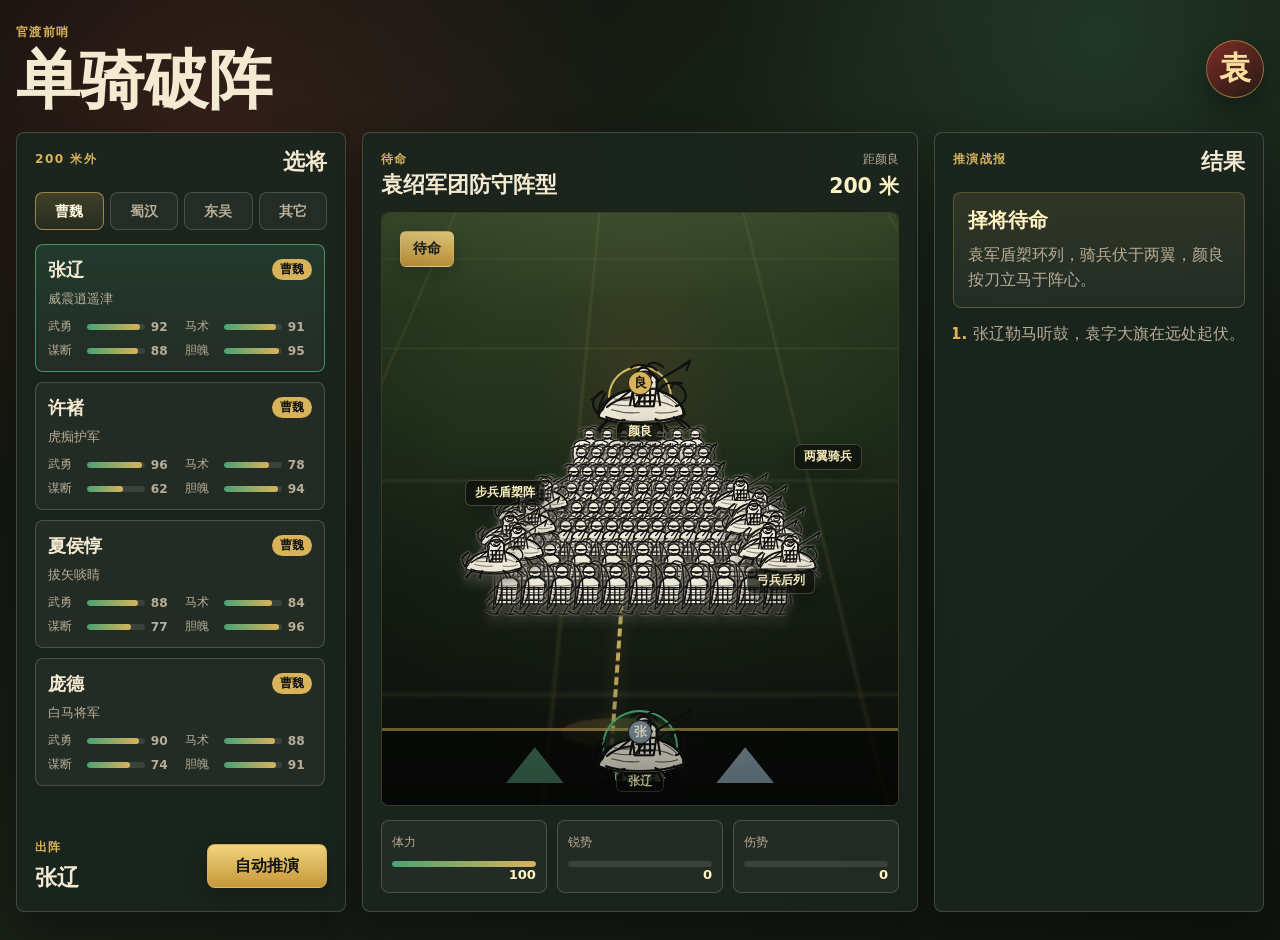
<file: index.html>
<!doctype html>
<html lang="zh-CN">
  <head>
    <meta charset="utf-8" />
    <meta name="viewport" content="width=device-width, initial-scale=1" />
    <title>单骑破阵</title>
    <link rel="stylesheet" href="./style.css" />
  </head>
  <body>
    <main class="app-shell">
      <header class="top-bar">
        <div>
          <p class="eyebrow">官渡前哨</p>
          <h1>单骑破阵</h1>
        </div>
        <div class="seal" aria-label="袁军防阵">袁</div>
      </header>

      <div class="game-layout">
        <section class="panel roster-panel" aria-labelledby="choose-title">
          <div class="panel-heading">
            <p class="eyebrow">200 米外</p>
            <h2 id="choose-title">选将</h2>
          </div>

          <div class="faction-tabs" id="factionTabs" role="tablist" aria-label="阵营"></div>
          <div class="roster-grid" id="rosterGrid"></div>

          <div class="chosen-box">
            <div>
              <span class="small-label">出阵</span>
              <strong id="chosenName">张辽</strong>
            </div>
            <button class="primary-action" id="runButton" type="button">自动推演</button>
          </div>
        </section>

        <section class="battle-panel" aria-labelledby="battle-title">
          <div class="battle-status">
            <div>
              <p class="eyebrow" id="phaseLabel">待命</p>
              <h2 id="battle-title">袁绍军团防守阵型</h2>
            </div>
            <div class="distance-readout">
              <span>距颜良</span>
              <strong id="distanceValue">200 米</strong>
            </div>
          </div>

          <div class="canvas-shell">
            <canvas id="battlefield" aria-label="战场推演画面"></canvas>
            <div class="battle-scene" id="battleScene" aria-hidden="true">
              <div class="field-grid"></div>
              <div class="charge-route"></div>
              <div class="army-label label-infantry">步兵盾槊阵</div>
              <div class="army-label label-archers">弓兵后列</div>
              <div class="army-label label-cavalry">两翼骑兵</div>
              <div class="unit-layer" id="unitLayer"></div>
              <div class="yanliang-unit">
                <span class="target-ring"></span>
                <span class="horse-shape yan-horse"></span>
                <span class="rider-shape yan-rider">良</span>
                <span class="unit-name">颜良</span>
              </div>
              <div class="player-unit" id="playerUnit">
                <span class="player-aura"></span>
                <span class="horse-shape player-horse"></span>
                <span class="rider-shape player-rider" id="playerSigil">张</span>
                <span class="unit-name" id="playerNameTag">张辽</span>
              </div>
              <div class="camp-line">
                <span class="tent tent-a"></span>
                <span class="tent tent-b"></span>
                <span class="camp-name">己方营寨</span>
              </div>
              <div class="phase-flash" id="phaseFlash">待命</div>
            </div>
          </div>

          <div class="meter-strip">
            <div class="meter-cell">
              <span>体力</span>
              <div class="meter"><i id="staminaMeter"></i></div>
              <strong id="staminaValue">100</strong>
            </div>
            <div class="meter-cell">
              <span>锐势</span>
              <div class="meter"><i id="momentumMeter"></i></div>
              <strong id="momentumValue">0</strong>
            </div>
            <div class="meter-cell">
              <span>伤势</span>
              <div class="meter danger"><i id="woundMeter"></i></div>
              <strong id="woundValue">0</strong>
            </div>
          </div>
        </section>

        <section class="panel report-panel" aria-labelledby="report-title">
          <div class="panel-heading">
            <p class="eyebrow">推演战报</p>
            <h2 id="report-title">结果</h2>
          </div>

          <div class="result-card" id="resultCard">
            <strong>择将待命</strong>
            <p>袁军盾槊环列，骑兵伏于两翼，颜良按刀立马于阵心。</p>
          </div>

          <ol class="log-list" id="logList">
            <li>张辽勒马听鼓，袁字大旗在远处起伏。</li>
          </ol>
        </section>
      </div>
    </main>

    <script src="./app.js"></script>
  </body>
</html>
</file>
<file: style.css>
:root {
  color-scheme: dark;
  --ink: #10130f;
  --field: #141d14;
  --panel: #1b251f;
  --panel-strong: #223226;
  --line: rgba(240, 224, 190, 0.2);
  --text: #f4ead2;
  --muted: #b8ad96;
  --dim: #817967;
  --gold: #d8b35a;
  --red: #a63d37;
  --jade: #4aa274;
  --steel: #7f94a0;
  --shadow: rgba(0, 0, 0, 0.32);
}

* {
  box-sizing: border-box;
}

body {
  min-height: 100vh;
  margin: 0;
  font-family:
    "Noto Serif SC", "Songti SC", "STSong", "Microsoft YaHei", system-ui,
    sans-serif;
  color: var(--text);
  background:
    radial-gradient(circle at 16% 14%, rgba(166, 61, 55, 0.24), transparent 26rem),
    radial-gradient(circle at 86% 4%, rgba(74, 162, 116, 0.18), transparent 24rem),
    linear-gradient(135deg, #0d100c, #182016 42%, #10130f);
}

button,
input {
  font: inherit;
}

button {
  cursor: pointer;
}

.app-shell {
  width: min(1500px, calc(100vw - 32px));
  margin: 0 auto;
  padding: 24px 0 28px;
}

.top-bar {
  display: flex;
  align-items: center;
  justify-content: space-between;
  gap: 16px;
  min-height: 72px;
  margin-bottom: 18px;
}

.top-bar h1,
.panel-heading h2,
.battle-status h2 {
  margin: 0;
  font-weight: 800;
  line-height: 1.05;
  letter-spacing: 0;
}

.top-bar h1 {
  font-size: clamp(2rem, 5vw, 4.1rem);
}

.eyebrow,
.small-label {
  display: block;
  margin: 0 0 6px;
  color: var(--gold);
  font-size: 0.76rem;
  font-weight: 800;
  letter-spacing: 0.12em;
  text-transform: uppercase;
}

.seal {
  display: grid;
  place-items: center;
  width: 58px;
  height: 58px;
  border: 1px solid rgba(216, 179, 90, 0.52);
  border-radius: 50%;
  color: #f9df9f;
  background: linear-gradient(145deg, #7e2c27, #241a14);
  box-shadow: 0 12px 24px var(--shadow);
  font-size: 2rem;
  font-weight: 900;
}

.game-layout {
  display: grid;
  grid-template-columns: minmax(260px, 330px) minmax(520px, 1fr) minmax(270px, 330px);
  gap: 16px;
  align-items: stretch;
}

.panel,
.battle-panel {
  border: 1px solid var(--line);
  border-radius: 8px;
  background: rgba(27, 37, 31, 0.92);
  box-shadow: 0 18px 42px var(--shadow);
}

.panel {
  display: flex;
  flex-direction: column;
  min-height: 720px;
  padding: 18px;
}

.battle-panel {
  display: flex;
  flex-direction: column;
  min-height: 780px;
  overflow: hidden;
}

.panel-heading,
.battle-status {
  display: flex;
  align-items: start;
  justify-content: space-between;
  gap: 16px;
}

.panel-heading h2,
.battle-status h2 {
  font-size: 1.35rem;
}

.faction-tabs {
  display: grid;
  grid-template-columns: repeat(4, minmax(0, 1fr));
  gap: 6px;
  margin: 18px 0 14px;
}

.faction-tabs button,
.general-card,
.primary-action {
  border: 1px solid var(--line);
  border-radius: 8px;
  color: var(--text);
  background: rgba(255, 255, 255, 0.04);
}

.faction-tabs button {
  min-height: 38px;
  padding: 8px 6px;
  color: var(--muted);
  font-size: 0.9rem;
  font-weight: 800;
}

.faction-tabs button[aria-selected="true"] {
  color: #fff7df;
  border-color: rgba(216, 179, 90, 0.65);
  background: linear-gradient(180deg, rgba(216, 179, 90, 0.2), rgba(216, 179, 90, 0.06));
}

.roster-grid {
  display: grid;
  gap: 10px;
  align-content: start;
  overflow-y: auto;
  padding-right: 2px;
}

.general-card {
  width: 100%;
  min-height: 126px;
  padding: 12px;
  text-align: left;
  transition:
    transform 160ms ease,
    border-color 160ms ease,
    background 160ms ease;
}

.general-card:hover,
.general-card:focus-visible {
  transform: translateY(-1px);
  border-color: rgba(216, 179, 90, 0.58);
  outline: none;
}

.general-card.is-selected {
  border-color: rgba(74, 162, 116, 0.86);
  background: linear-gradient(180deg, rgba(74, 162, 116, 0.18), rgba(255, 255, 255, 0.04));
}

.general-topline {
  display: flex;
  align-items: center;
  justify-content: space-between;
  gap: 10px;
  margin-bottom: 8px;
}

.general-name {
  font-size: 1.14rem;
  font-weight: 900;
}

.badge {
  flex: 0 0 auto;
  border-radius: 999px;
  padding: 3px 8px;
  color: #10130f;
  background: var(--gold);
  font-size: 0.72rem;
  font-weight: 900;
}

.general-title {
  min-height: 18px;
  margin: 0 0 10px;
  color: var(--muted);
  font-size: 0.82rem;
}

.stat-grid {
  display: grid;
  grid-template-columns: 1fr 1fr;
  gap: 7px 10px;
}

.stat-row {
  display: grid;
  grid-template-columns: 2.7em 1fr 2em;
  gap: 6px;
  align-items: center;
  color: var(--muted);
  font-size: 0.76rem;
}

.stat-bar,
.meter {
  height: 6px;
  overflow: hidden;
  border-radius: 999px;
  background: rgba(255, 255, 255, 0.1);
}

.stat-bar i,
.meter i {
  display: block;
  width: 0%;
  height: 100%;
  border-radius: inherit;
  background: linear-gradient(90deg, var(--jade), var(--gold));
}

.chosen-box {
  display: flex;
  align-items: center;
  justify-content: space-between;
  gap: 12px;
  margin-top: auto;
  padding-top: 16px;
}

.chosen-box strong {
  display: block;
  max-width: 9em;
  overflow: hidden;
  font-size: 1.4rem;
  text-overflow: ellipsis;
  white-space: nowrap;
}

.primary-action {
  min-width: 120px;
  min-height: 44px;
  padding: 10px 14px;
  border-color: rgba(216, 179, 90, 0.74);
  color: #10130f;
  background: linear-gradient(180deg, #f1d47d, #c59738);
  box-shadow: 0 10px 22px rgba(0, 0, 0, 0.24);
  font-weight: 900;
}

.primary-action:disabled {
  cursor: wait;
  filter: grayscale(0.55) brightness(0.8);
}

.battle-status {
  padding: 18px 18px 12px;
}

.distance-readout {
  min-width: 92px;
  text-align: right;
}

.distance-readout span {
  display: block;
  margin-bottom: 4px;
  color: var(--muted);
  font-size: 0.78rem;
}

.distance-readout strong {
  font-size: 1.28rem;
  color: #fff2c3;
}

.canvas-shell {
  position: relative;
  flex: 1;
  min-height: 560px;
  margin: 0 18px 14px;
  overflow: hidden;
  border: 1px solid rgba(216, 179, 90, 0.22);
  border-radius: 8px;
  background: #11180f;
}

.canvas-shell::after {
  position: absolute;
  inset: 0;
  z-index: 4;
  pointer-events: none;
  content: "";
  background:
    linear-gradient(180deg, rgba(255, 241, 187, 0.06), transparent 16%, transparent 78%, rgba(0, 0, 0, 0.22)),
    radial-gradient(circle at 50% 38%, transparent 0 42%, rgba(0, 0, 0, 0.18) 78%);
}

#battlefield {
  position: absolute;
  inset: 0;
  z-index: 1;
  display: block;
  width: 100%;
  height: 100%;
  opacity: 0.5;
}

.battle-scene {
  position: absolute;
  inset: 0;
  z-index: 2;
  overflow: hidden;
  background:
    radial-gradient(ellipse at 50% 27%, rgba(124, 64, 44, 0.2), transparent 28%),
    linear-gradient(180deg, rgba(59, 84, 45, 0.76), rgba(26, 37, 23, 0.86) 55%, rgba(16, 19, 15, 0.96));
  --player-x: 50%;
  --player-y: 90%;
}

.field-grid {
  position: absolute;
  inset: 0;
  opacity: 0.22;
  background:
    repeating-linear-gradient(90deg, transparent 0 72px, rgba(239, 205, 115, 0.42) 73px 74px, transparent 75px 144px),
    repeating-linear-gradient(0deg, transparent 0 58px, rgba(239, 205, 115, 0.35) 59px 60px, transparent 61px 116px);
  transform: perspective(680px) rotateX(58deg) translateY(-18%);
  transform-origin: 50% 0;
}

.charge-route {
  position: absolute;
  left: 50%;
  top: 31%;
  width: 7%;
  height: 59%;
  border-left: 4px dashed rgba(246, 213, 118, 0.78);
  filter: drop-shadow(0 0 8px rgba(246, 213, 118, 0.36));
  transform: translateX(-50%) skewX(-4deg);
}

.charge-route::before {
  position: absolute;
  left: -54px;
  bottom: 0;
  width: 110px;
  height: 28px;
  border-radius: 50%;
  background: rgba(216, 179, 90, 0.18);
  content: "";
}

.unit-layer,
.yanliang-unit,
.player-unit,
.camp-line,
.army-label,
.phase-flash {
  position: absolute;
}

.army-label,
.phase-flash,
.unit-name {
  border: 1px solid rgba(244, 234, 210, 0.22);
  border-radius: 6px;
  color: #fff2c3;
  background: rgba(13, 16, 11, 0.72);
  box-shadow: 0 8px 20px rgba(0, 0, 0, 0.24);
  font-family: system-ui, sans-serif;
  font-weight: 900;
}

.army-label {
  z-index: 8;
  padding: 4px 9px;
  font-size: 0.74rem;
}

.label-infantry {
  left: 16%;
  top: 45%;
}

.label-archers {
  right: 16%;
  top: 60%;
}

.label-cavalry {
  right: 7%;
  top: 39%;
}

.unit-layer {
  inset: 0;
  z-index: 5;
}

.soldier,
.cavalry {
  position: absolute;
  width: calc(42px * var(--s, 1));
  height: calc(56px * var(--s, 1));
  color: #161616;
  --knock-current-x: 0px;
  --knock-current-y: 0px;
  --knock-current-rot: 0deg;
  --unit-squash-x: 1;
  --unit-squash-y: 1;
  opacity: 1;
  transform:
    translate(-50%, -50%)
    translate(var(--knock-current-x), var(--knock-current-y))
    rotate(var(--knock-current-rot))
    scale(var(--unit-squash-x), var(--unit-squash-y));
  transition:
    opacity 240ms ease,
    transform 180ms cubic-bezier(0.16, 0.82, 0.24, 1.08),
    filter 220ms ease;
  filter:
    drop-shadow(0 8px 5px rgba(0, 0, 0, 0.35))
    drop-shadow(0 0 1px rgba(255, 246, 221, 0.75));
}

.soldier.is-hit,
.cavalry.is-hit {
  filter:
    brightness(1.22)
    drop-shadow(0 0 10px rgba(246, 213, 118, 0.66))
    drop-shadow(0 8px 5px rgba(0, 0, 0, 0.36));
}

.soldier.is-hit .unit-figure,
.cavalry.is-hit .unit-figure {
  animation: unitFigureRecoil 260ms infinite alternate;
}

.soldier.is-bracing,
.cavalry.is-bracing {
  filter:
    brightness(1.12)
    drop-shadow(0 0 7px rgba(246, 213, 118, 0.32))
    drop-shadow(0 8px 5px rgba(0, 0, 0, 0.36));
}

.soldier.is-bracing .unit-figure {
  animation: unitBrace 240ms infinite alternate;
}

.soldier.is-avoiding,
.cavalry.is-avoiding {
  opacity: 0.9;
  transition-duration: 180ms;
}

.soldier.is-avoiding .unit-figure,
.cavalry.is-avoiding .unit-figure {
  animation: unitSidestep 360ms infinite alternate;
}

.soldier.is-knocked,
.cavalry.is-knocked {
  opacity: 0.82;
}

.soldier.is-retreating,
.cavalry.is-retreating {
  opacity: 0.58;
  transition-duration: 420ms;
}

.soldier.is-pursuing,
.cavalry.is-pursuing {
  opacity: 0.96;
  filter:
    brightness(1.12)
    drop-shadow(0 0 8px rgba(196, 61, 42, 0.34))
    drop-shadow(0 8px 5px rgba(0, 0, 0, 0.34));
}

.soldier.is-pursuing .unit-figure,
.cavalry.is-pursuing .unit-figure {
  animation: unitPursuit 300ms infinite alternate;
}

.soldier.is-routed,
.cavalry.is-routed {
  opacity: 0.48;
  filter:
    grayscale(0.65)
    drop-shadow(0 5px 4px rgba(0, 0, 0, 0.28));
}

.soldier.is-knocked::after,
.cavalry.is-knocked::after {
  position: absolute;
  left: 50%;
  top: 88%;
  z-index: -1;
  width: 44px;
  height: 12px;
  border-radius: 50%;
  background: rgba(216, 179, 90, 0.22);
  content: "";
  transform: translateX(-50%) rotate(var(--knock-current-rot));
}

.soldier.spear {
  color: #121212;
}

.soldier.shield {
  color: #111;
}

.soldier.archer {
  color: #151515;
}

.unit-figure {
  display: block;
  width: 100%;
  height: 100%;
  overflow: visible;
  fill: none;
  stroke: currentColor;
  stroke-linecap: round;
  stroke-linejoin: round;
  stroke-width: 2.25;
}

.unit-figure .paper-fill {
  fill: rgba(247, 241, 224, 0.94);
  stroke: currentColor;
  stroke-width: 2.2;
}

.unit-figure .shield-fill {
  fill: rgba(250, 245, 232, 0.98);
}

.unit-figure .hatch {
  opacity: 0.64;
  stroke-width: 1.2;
}

.unit-figure .ink-fill {
  fill: rgba(247, 241, 224, 0.86);
  stroke: none;
}

.soldier.archer .ink-fill {
  fill: rgba(247, 241, 224, 0.86);
}

.unit-figure circle,
.unit-figure path:not(.ink-fill) {
  filter: drop-shadow(0 0.4px 0 rgba(0, 0, 0, 0.25));
}

.cavalry {
  width: calc(74px * var(--s, 1));
  height: calc(52px * var(--s, 1));
  color: #111;
}

.horse-shape {
  position: absolute;
  left: 50%;
  top: 52%;
  width: 76%;
  height: 44%;
  border: 2px solid rgba(15, 11, 8, 0.78);
  border-radius: 50% 46% 45% 50%;
  background: #4d3527;
  content: "";
  transform: translate(-50%, -50%);
}

.cavalry-figure {
  stroke-width: 2.2;
}

.cavalry-figure .ink-fill {
  fill: rgba(247, 241, 224, 0.86);
}

.yanliang-unit {
  left: 50%;
  top: 31%;
  z-index: 9;
  width: 72px;
  height: 70px;
  transform: translate(-50%, -50%);
  transition:
    opacity 260ms ease,
    transform 280ms cubic-bezier(0.18, 0.74, 0.22, 1.12),
    filter 220ms ease;
}

.yanliang-unit.is-hit {
  filter: drop-shadow(0 0 16px rgba(246, 213, 118, 0.75));
  animation: commanderRecoil 220ms infinite alternate;
}

.yanliang-unit.is-knocked {
  opacity: 0.62;
  transform: translate(-50%, -50%) translate(20px, 18px) rotate(18deg);
}

.yanliang-unit .hero-figure,
.player-unit .hero-figure {
  position: absolute;
  left: 50%;
  top: 50%;
  z-index: 2;
  width: 108px;
  height: 76px;
  color: #111;
  transform: translate(-50%, -50%);
}

.player-unit .hero-figure {
  color: #111;
}

.target-ring,
.player-aura {
  position: absolute;
  inset: 4px;
  border: 2px solid rgba(246, 213, 118, 0.82);
  border-radius: 50%;
  animation: ringPulse 1.4s infinite ease-in-out;
}

.yan-horse {
  background: #3b281f;
}

.yanliang-unit .horse-shape,
.player-unit .horse-shape {
  display: none;
}

.rider-shape {
  position: absolute;
  z-index: 4;
  left: 50%;
  top: 30%;
  display: grid;
  place-items: center;
  width: 24px;
  height: 24px;
  border: 1px solid rgba(15, 11, 8, 0.8);
  border-radius: 50%;
  color: #16120b;
  background: #d8b35a;
  font-size: 0.84rem;
  font-weight: 900;
  transform: translate(-50%, -50%);
}

.unit-name {
  position: absolute;
  left: 50%;
  bottom: -10px;
  z-index: 5;
  min-width: 48px;
  padding: 2px 6px;
  text-align: center;
  font-size: 0.72rem;
  transform: translateX(-50%);
}

.player-unit {
  left: var(--player-x);
  top: var(--player-y);
  z-index: 10;
  width: 76px;
  height: 72px;
  transform:
    translate(-50%, -50%)
    rotate(var(--player-lean, 0deg))
    scaleY(var(--player-stretch, 1));
  transition:
    left 120ms linear,
    top 120ms linear,
    transform 120ms linear;
}

.player-aura {
  inset: 0;
  border-color: rgba(83, 204, 132, 0.85);
  background: rgba(83, 204, 132, 0.1);
}

.player-horse {
  background: #171513;
}

.player-rider {
  color: #fff8df;
  background: var(--jade);
}

.camp-line {
  inset: auto 0 0;
  z-index: 6;
  height: 13%;
  border-top: 3px solid rgba(216, 179, 90, 0.66);
  background: rgba(8, 10, 7, 0.72);
}

.tent {
  position: absolute;
  bottom: 22px;
  width: 58px;
  height: 36px;
  background: #3f6f55;
  clip-path: polygon(50% 0, 100% 100%, 0 100%);
}

.tent-a {
  left: 24%;
}

.tent-b {
  right: 24%;
  background: #7f94a0;
}

.camp-name {
  position: absolute;
  left: 50%;
  bottom: 20px;
  color: rgba(244, 234, 210, 0.86);
  font-size: 0.84rem;
  font-weight: 900;
  transform: translateX(-50%);
}

.phase-flash {
  left: 18px;
  top: 18px;
  z-index: 9;
  padding: 8px 12px;
  color: #10130f;
  background: linear-gradient(180deg, #f1d47d, #c59738);
  font-size: 0.86rem;
}

.battle-scene.phase-arrows .soldier.archer {
  animation: unitPulse 0.5s infinite alternate;
}

.battle-scene.phase-spears .soldier.spear,
.battle-scene.phase-duel .yanliang-unit,
.battle-scene.phase-cavalry .cavalry {
  animation: unitPulse 0.42s infinite alternate;
}

.battle-scene.phase-return .player-unit {
  filter: drop-shadow(0 0 14px rgba(216, 179, 90, 0.68));
}

.battle-scene.phase-arrows::before,
.battle-scene.phase-spears::before,
.battle-scene.phase-cavalry::before,
.battle-scene.phase-duel::before,
.battle-scene.phase-return::before {
  position: absolute;
  z-index: 7;
  width: 120px;
  height: 48px;
  border: 2px solid rgba(246, 213, 118, 0.55);
  border-radius: 50%;
  pointer-events: none;
  content: "";
  animation: shockRing 650ms infinite ease-out;
}

.battle-scene.phase-arrows::before {
  left: 50%;
  top: 62%;
}

.battle-scene.phase-spears::before {
  left: 50%;
  top: 47%;
}

.battle-scene.phase-cavalry::before {
  left: 50%;
  top: 42%;
}

.battle-scene.phase-duel::before {
  left: 50%;
  top: 31%;
}

.battle-scene.phase-return::before {
  left: var(--player-x);
  top: var(--player-y);
  width: 150px;
  height: 54px;
  border-color: rgba(83, 204, 132, 0.5);
}

@keyframes ringPulse {
  0%,
  100% {
    opacity: 0.42;
    transform: scale(0.86);
  }

  50% {
    opacity: 0.95;
    transform: scale(1.08);
  }
}

@keyframes unitPulse {
  from {
    filter: brightness(1) drop-shadow(0 7px 4px rgba(0, 0, 0, 0.34));
  }

  to {
    filter: brightness(1.38) drop-shadow(0 0 10px rgba(246, 213, 118, 0.46));
  }
}

@keyframes unitFigureRecoil {
  from {
    transform: translateY(0) rotate(0deg);
  }

  to {
    transform: translateY(-5px) rotate(-3deg);
  }
}

@keyframes unitBrace {
  from {
    transform: translateY(0) rotate(0deg);
  }

  to {
    transform: translateY(4px) rotate(2deg);
  }
}

@keyframes unitSidestep {
  from {
    transform: translateY(0) skewX(0deg);
  }

  to {
    transform: translateY(3px) skewX(-6deg);
  }
}

@keyframes unitPursuit {
  from {
    transform: translateY(0) rotate(0deg);
  }

  to {
    transform: translateY(-4px) rotate(2deg);
  }
}

@keyframes commanderRecoil {
  from {
    transform: translate(-50%, -50%) rotate(-3deg);
  }

  to {
    transform: translate(-50%, -50%) translate(8px, 4px) rotate(6deg);
  }
}

@keyframes shockRing {
  from {
    opacity: 0.84;
    transform: translate(-50%, -50%) scale(0.5);
  }

  to {
    opacity: 0;
    transform: translate(-50%, -50%) scale(1.7);
  }
}

.meter-strip {
  display: grid;
  grid-template-columns: repeat(3, minmax(0, 1fr));
  gap: 10px;
  padding: 0 18px 18px;
}

.meter-cell {
  min-width: 0;
  padding: 10px;
  border: 1px solid var(--line);
  border-radius: 8px;
  background: rgba(255, 255, 255, 0.04);
}

.meter-cell span {
  color: var(--muted);
  font-size: 0.78rem;
}

.meter-cell strong {
  float: right;
  color: #fff2c3;
  font-size: 0.82rem;
}

.meter-cell .meter {
  clear: both;
  margin-top: 10px;
}

.meter.danger i {
  background: linear-gradient(90deg, #6f9d8a, var(--red));
}

.result-card {
  margin: 18px 0 14px;
  padding: 14px;
  border: 1px solid rgba(216, 179, 90, 0.28);
  border-radius: 8px;
  background: linear-gradient(180deg, rgba(216, 179, 90, 0.12), rgba(255, 255, 255, 0.04));
}

.result-card strong {
  display: block;
  margin-bottom: 8px;
  color: #fff2c3;
  font-size: 1.24rem;
}

.result-card p {
  margin: 0;
  color: var(--muted);
  line-height: 1.58;
}

.result-card .kill-summary {
  margin-top: 10px;
  color: #fff2c3;
  font-weight: 800;
}

.result-card .kill-summary b {
  color: #f1d47d;
  font-size: 1.12rem;
}

.result-card.success {
  border-color: rgba(74, 162, 116, 0.72);
  background: linear-gradient(180deg, rgba(74, 162, 116, 0.18), rgba(255, 255, 255, 0.04));
}

.result-card.failure {
  border-color: rgba(166, 61, 55, 0.72);
  background: linear-gradient(180deg, rgba(166, 61, 55, 0.18), rgba(255, 255, 255, 0.04));
}

.log-list {
  display: grid;
  gap: 10px;
  margin: 0;
  padding: 0 0 0 1.25rem;
  overflow-y: auto;
  color: var(--muted);
  line-height: 1.55;
}

.log-list li::marker {
  color: var(--gold);
  font-weight: 900;
}

@media (max-width: 1180px) {
  .game-layout {
    grid-template-columns: 320px 1fr;
  }

  .report-panel {
    grid-column: 1 / -1;
    min-height: auto;
  }
}

@media (max-width: 820px) {
  .app-shell {
    width: min(100vw - 20px, 720px);
    padding-top: 16px;
  }

  .game-layout {
    grid-template-columns: 1fr;
  }

  .panel,
  .battle-panel {
    min-height: auto;
  }

  .canvas-shell {
    min-height: 420px;
    margin-inline: 12px;
  }

  .battle-status,
  .meter-strip {
    padding-inline: 12px;
  }
}

@media (max-width: 520px) {
  .top-bar {
    align-items: start;
  }

  .seal {
    width: 48px;
    height: 48px;
    font-size: 1.55rem;
  }

  .faction-tabs,
  .meter-strip {
    grid-template-columns: 1fr 1fr;
  }

  .chosen-box,
  .battle-status {
    align-items: stretch;
    flex-direction: column;
  }

  .distance-readout {
    text-align: left;
  }

  .primary-action {
    width: 100%;
  }
}
</file>
